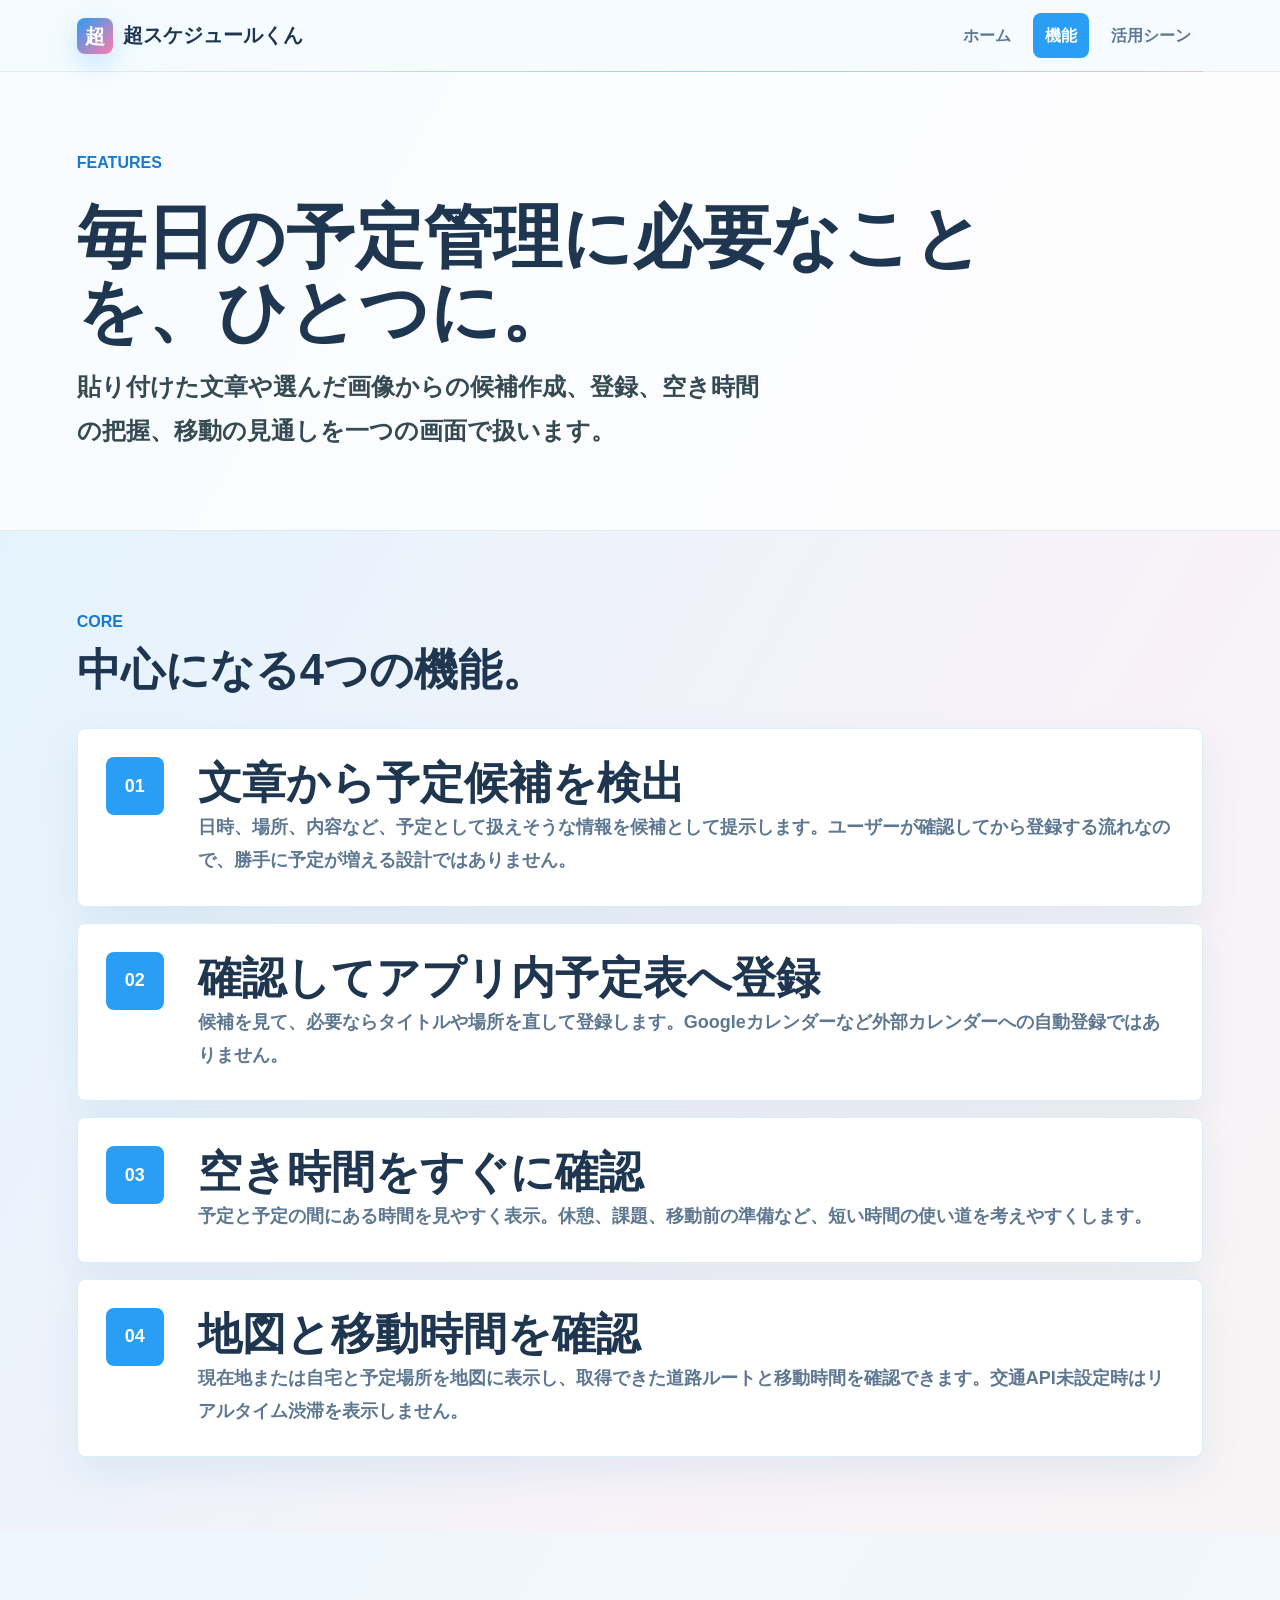
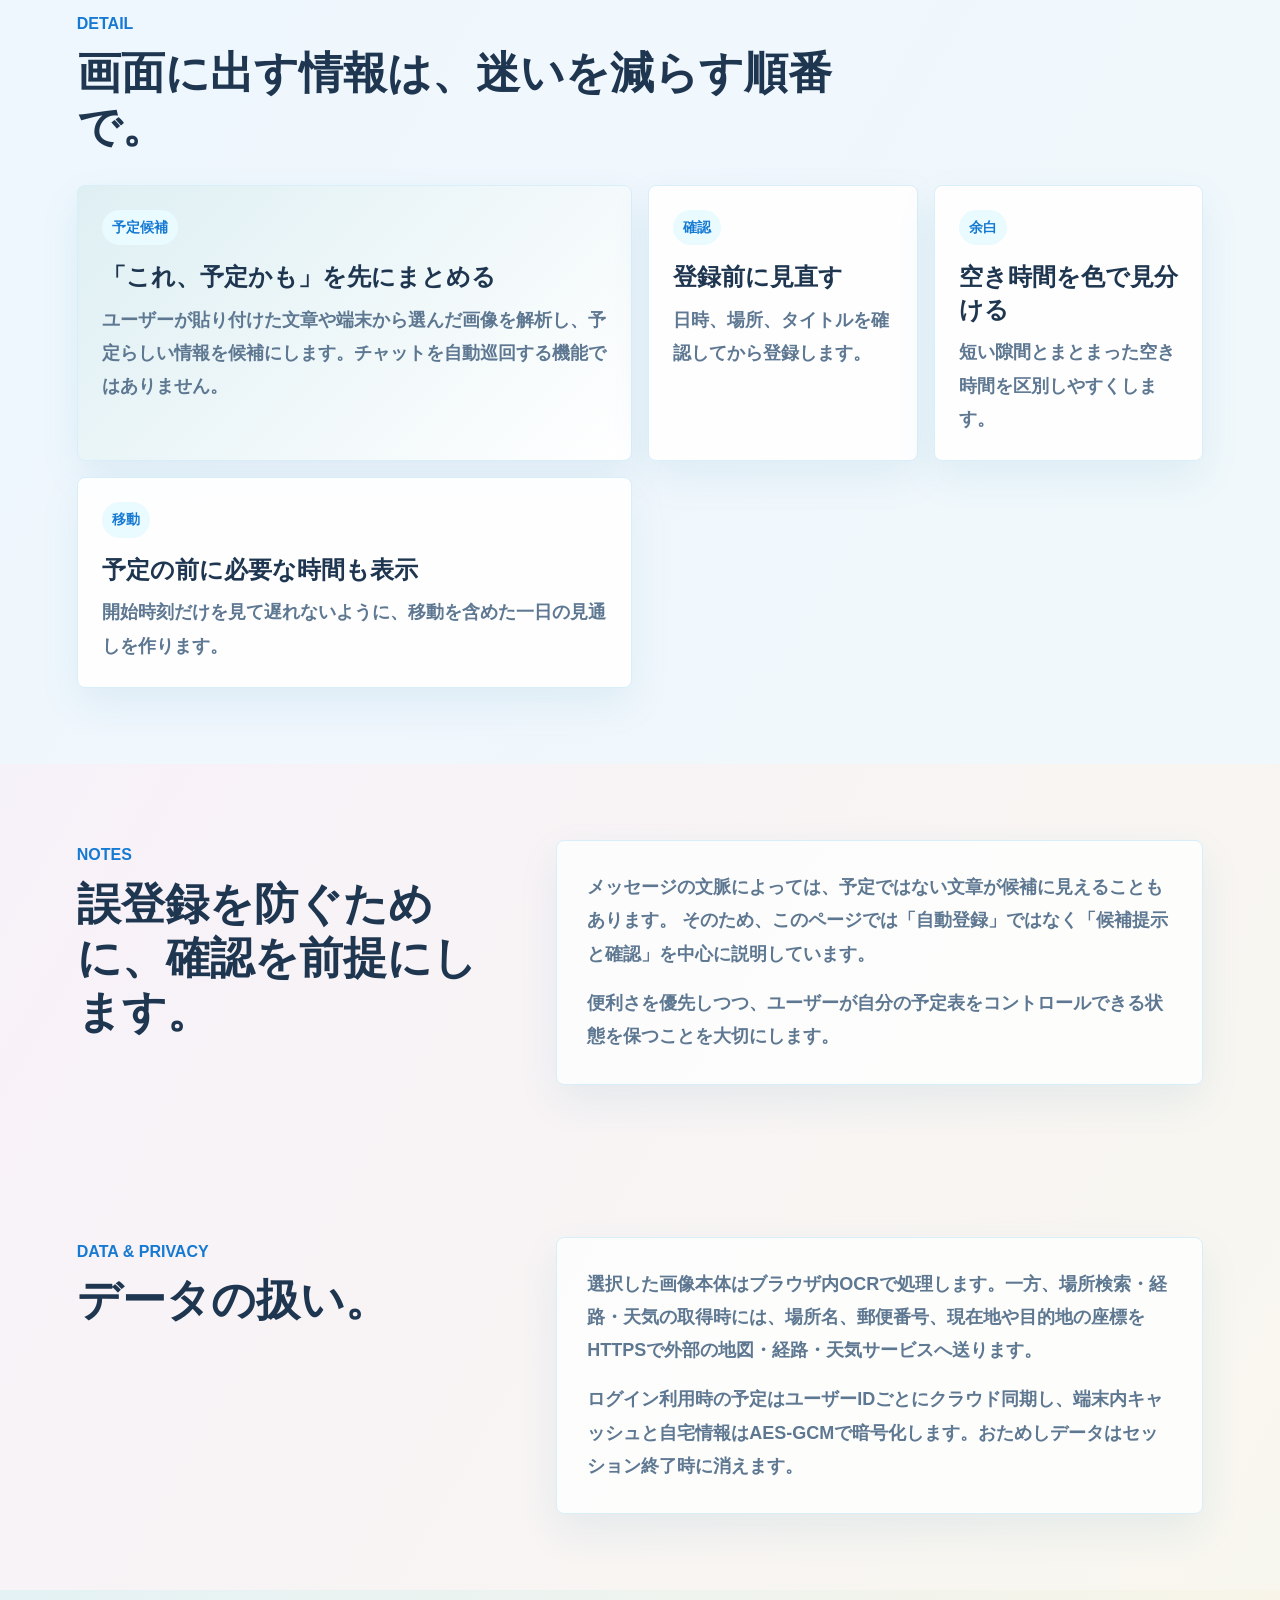
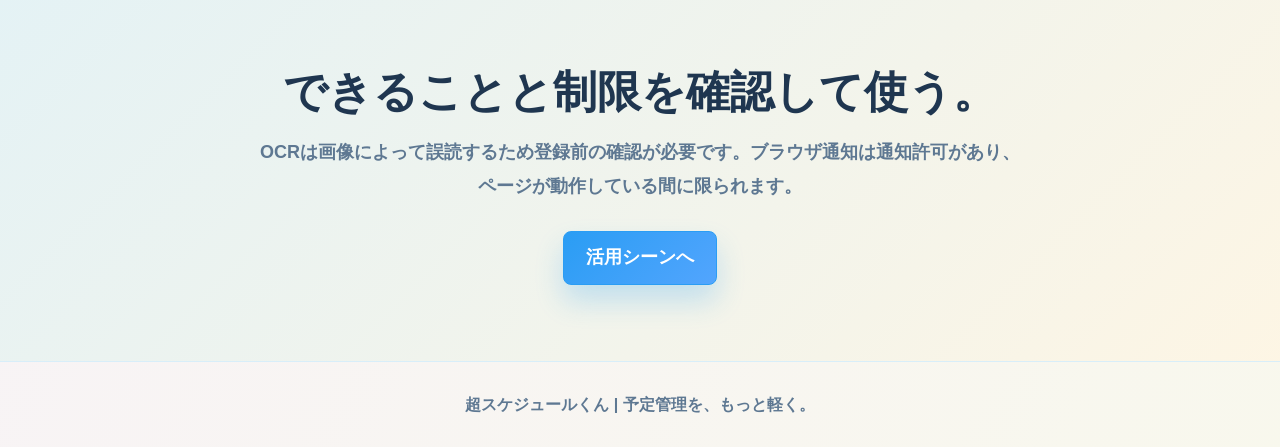
<file: features.html>
<!DOCTYPE html>
<html lang="ja">
<head>
  <meta charset="UTF-8">
  <meta name="viewport" content="width=device-width, initial-scale=1.0">
  <title>機能 | 超スケジュールくん</title>
  <link rel="stylesheet" href="style.css?v=truth-security-1">
</head>
<body>
  <header class="header">
    <a class="logo" href="super-schedule-kun.html" aria-label="超スケジュールくん ホーム">
      <span class="logo-mark">超</span>
      <span>超スケジュールくん</span>
    </a>
    <nav class="nav" aria-label="ページナビゲーション">
      <a href="super-schedule-kun.html">ホーム</a>
      <a class="active" href="features.html">機能</a>
      <a href="use-cases.html">活用シーン</a>
    </nav>
  </header>

  <main>
    <section class="page-title">
      <p class="eyebrow">FEATURES</p>
      <h1>毎日の予定管理に必要なことを、ひとつに。</h1>
      <p class="lead">貼り付けた文章や選んだ画像からの候補作成、登録、空き時間の把握、移動の見通しを一つの画面で扱います。</p>
    </section>

    <section class="section">
      <div class="section-head">
        <p class="eyebrow">CORE</p>
        <h2>中心になる4つの機能。</h2>
      </div>
      <div class="feature-list">
        <article class="feature-row">
          <span class="feature-icon">01</span>
          <div>
            <h2>文章から予定候補を検出</h2>
            <p>日時、場所、内容など、予定として扱えそうな情報を候補として提示します。ユーザーが確認してから登録する流れなので、勝手に予定が増える設計ではありません。</p>
          </div>
        </article>
        <article class="feature-row">
          <span class="feature-icon">02</span>
          <div>
            <h2>確認してアプリ内予定表へ登録</h2>
            <p>候補を見て、必要ならタイトルや場所を直して登録します。Googleカレンダーなど外部カレンダーへの自動登録ではありません。</p>
          </div>
        </article>
        <article class="feature-row">
          <span class="feature-icon">03</span>
          <div>
            <h2>空き時間をすぐに確認</h2>
            <p>予定と予定の間にある時間を見やすく表示。休憩、課題、移動前の準備など、短い時間の使い道を考えやすくします。</p>
          </div>
        </article>
        <article class="feature-row">
          <span class="feature-icon">04</span>
          <div>
            <h2>地図と移動時間を確認</h2>
            <p>現在地または自宅と予定場所を地図に表示し、取得できた道路ルートと移動時間を確認できます。交通API未設定時はリアルタイム渋滞を表示しません。</p>
          </div>
        </article>
      </div>
    </section>

    <section class="section feature-board">
      <div class="section-head">
        <p class="eyebrow">DETAIL</p>
        <h2>画面に出す情報は、迷いを減らす順番で。</h2>
      </div>
      <div class="board">
        <div class="board-panel large">
          <span class="board-label">予定候補</span>
          <h3>「これ、予定かも」を先にまとめる</h3>
          <p>ユーザーが貼り付けた文章や端末から選んだ画像を解析し、予定らしい情報を候補にします。チャットを自動巡回する機能ではありません。</p>
        </div>
        <div class="board-panel">
          <span class="board-label">確認</span>
          <h3>登録前に見直す</h3>
          <p>日時、場所、タイトルを確認してから登録します。</p>
        </div>
        <div class="board-panel">
          <span class="board-label">余白</span>
          <h3>空き時間を色で見分ける</h3>
          <p>短い隙間とまとまった空き時間を区別しやすくします。</p>
        </div>
        <div class="board-panel wide">
          <span class="board-label">移動</span>
          <h3>予定の前に必要な時間も表示</h3>
          <p>開始時刻だけを見て遅れないように、移動を含めた一日の見通しを作ります。</p>
        </div>
      </div>
    </section>

    <section class="section split">
      <div>
        <p class="eyebrow">NOTES</p>
        <h2>誤登録を防ぐために、確認を前提にします。</h2>
      </div>
      <div class="statement">
        <p>
          メッセージの文脈によっては、予定ではない文章が候補に見えることもあります。
          そのため、このページでは「自動登録」ではなく「候補提示と確認」を中心に説明しています。
        </p>
        <p>
          便利さを優先しつつ、ユーザーが自分の予定表をコントロールできる状態を保つことを大切にします。
        </p>
      </div>
    </section>

    <section class="section split" aria-labelledby="data-policy-title">
      <div>
        <p class="eyebrow">DATA &amp; PRIVACY</p>
        <h2 id="data-policy-title">データの扱い。</h2>
      </div>
      <div class="statement">
        <p>選択した画像本体はブラウザ内OCRで処理します。一方、場所検索・経路・天気の取得時には、場所名、郵便番号、現在地や目的地の座標をHTTPSで外部の地図・経路・天気サービスへ送ります。</p>
        <p>ログイン利用時の予定はユーザーIDごとにクラウド同期し、端末内キャッシュと自宅情報はAES-GCMで暗号化します。おためしデータはセッション終了時に消えます。</p>
      </div>
    </section>

    <section class="section cta">
      <h2>できることと制限を確認して使う。</h2>
      <p>OCRは画像によって誤読するため登録前の確認が必要です。ブラウザ通知は通知許可があり、ページが動作している間に限られます。</p>
      <a class="button primary" href="use-cases.html">活用シーンへ</a>
    </section>
  </main>

  <footer>
    超スケジュールくん | 予定管理を、もっと軽く。
  </footer>
</body>
</html>
</file>
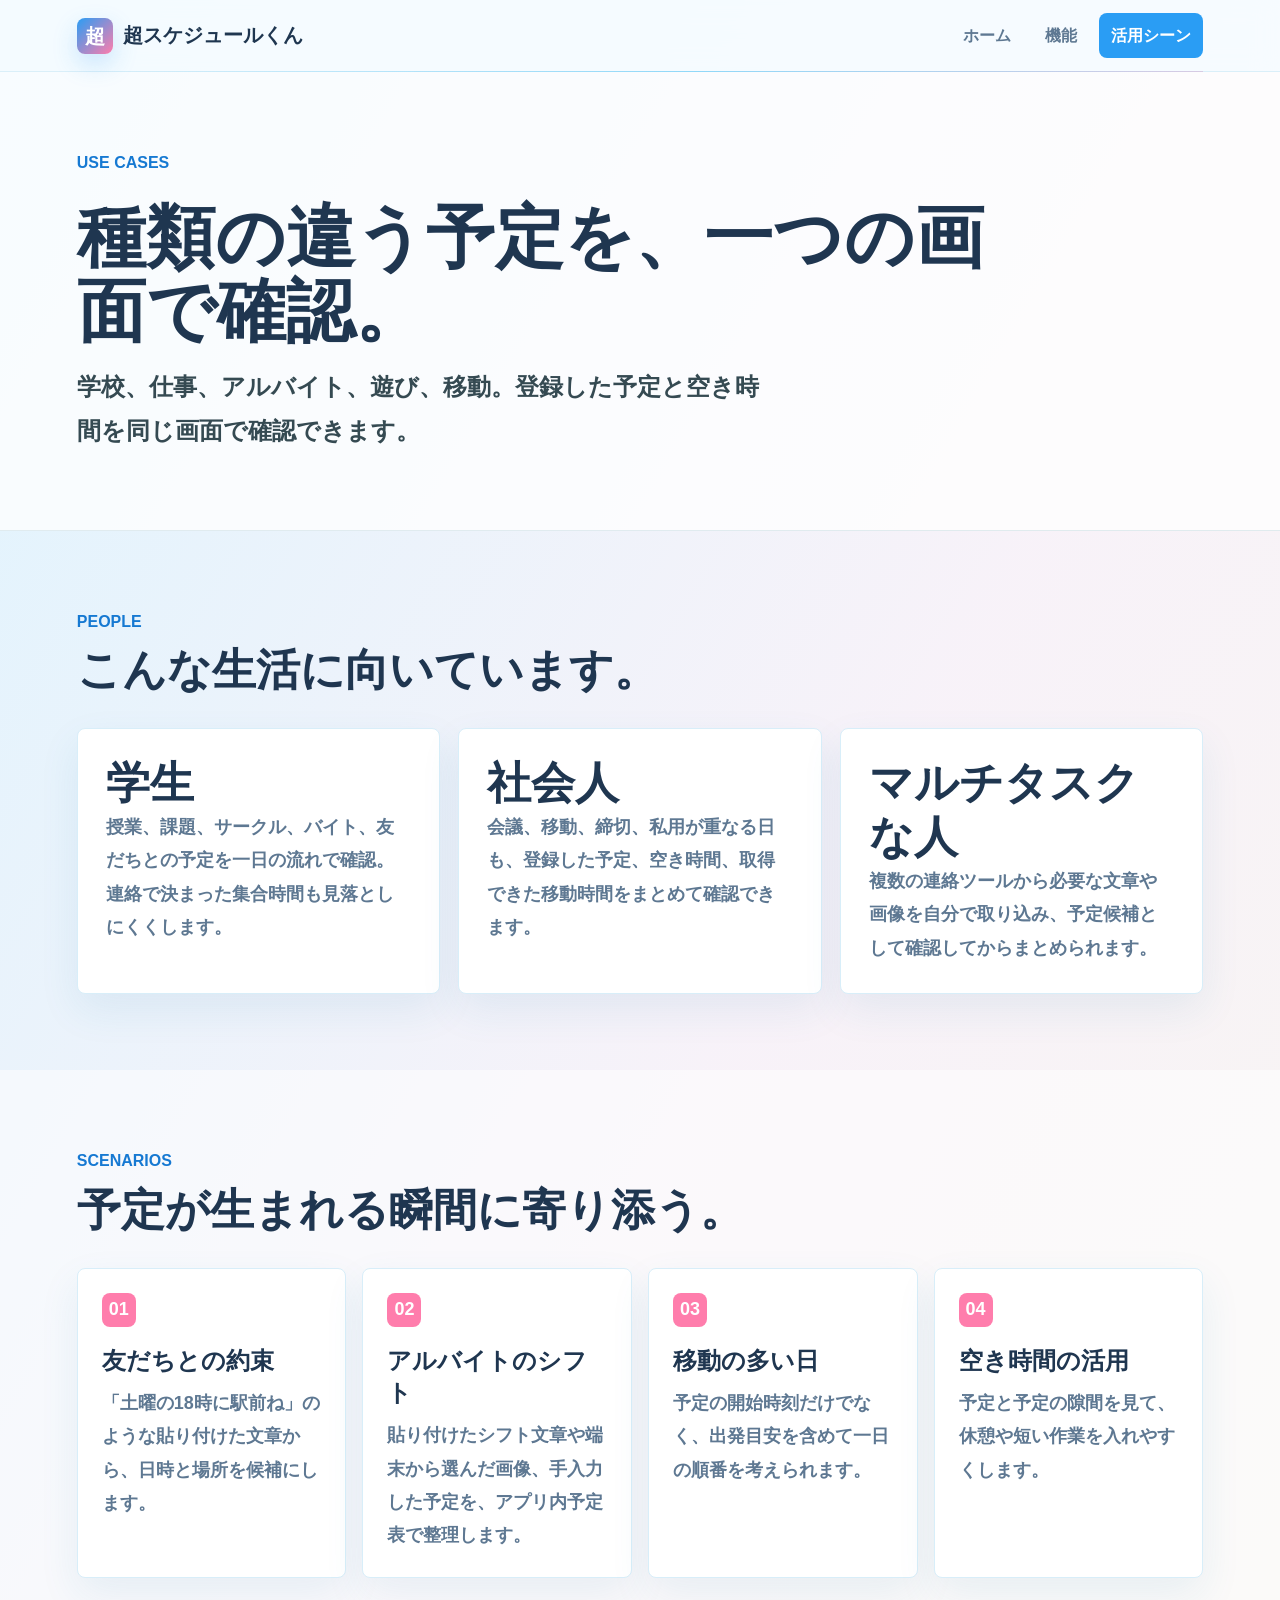
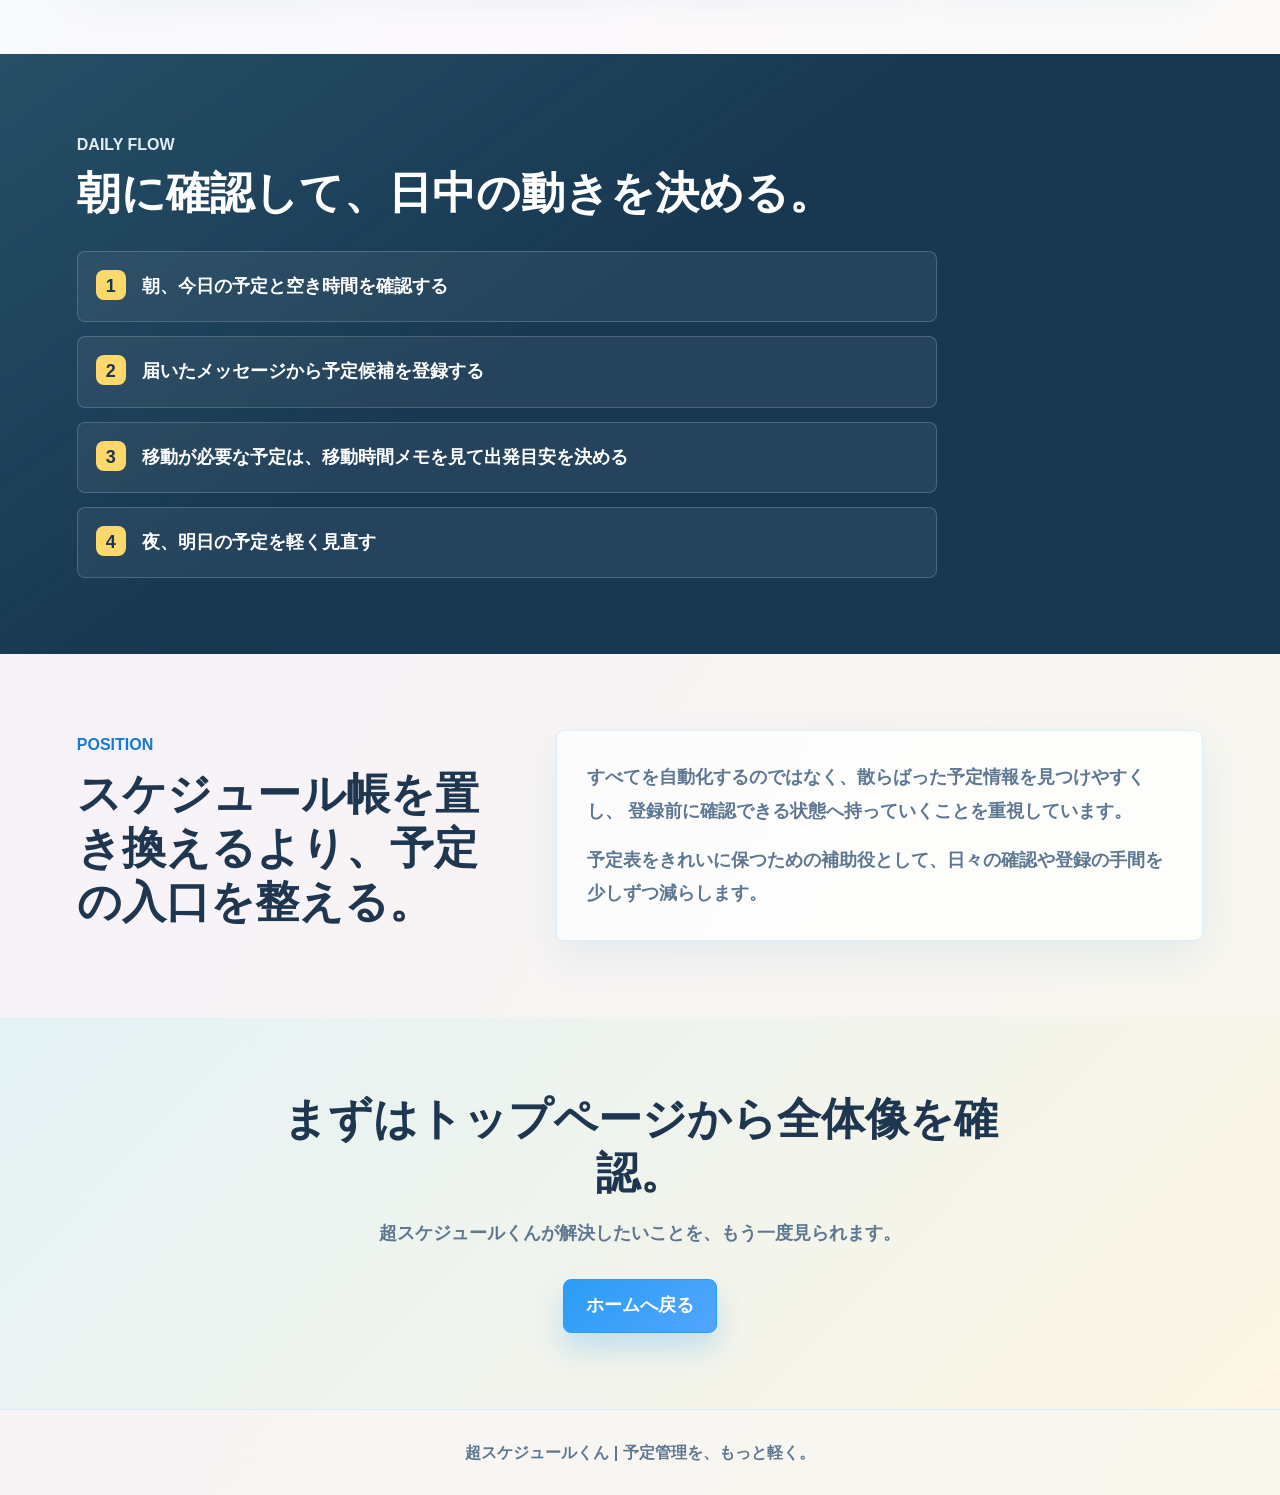
<file: use-cases.html>
<!DOCTYPE html>
<html lang="ja">
<head>
  <meta charset="UTF-8">
  <meta name="viewport" content="width=device-width, initial-scale=1.0">
  <title>活用シーン | 超スケジュールくん</title>
  <link rel="stylesheet" href="style.css?v=truth-security-1">
</head>
<body>
  <header class="header">
    <a class="logo" href="super-schedule-kun.html" aria-label="超スケジュールくん ホーム">
      <span class="logo-mark">超</span>
      <span>超スケジュールくん</span>
    </a>
    <nav class="nav" aria-label="ページナビゲーション">
      <a href="super-schedule-kun.html">ホーム</a>
      <a href="features.html">機能</a>
      <a class="active" href="use-cases.html">活用シーン</a>
    </nav>
  </header>

  <main>
    <section class="page-title">
      <p class="eyebrow">USE CASES</p>
      <h1>種類の違う予定を、一つの画面で確認。</h1>
      <p class="lead">学校、仕事、アルバイト、遊び、移動。登録した予定と空き時間を同じ画面で確認できます。</p>
    </section>

    <section class="section">
      <div class="section-head">
        <p class="eyebrow">PEOPLE</p>
        <h2>こんな生活に向いています。</h2>
      </div>
      <div class="grid three">
        <article class="card tall">
          <h2>学生</h2>
          <p>授業、課題、サークル、バイト、友だちとの予定を一日の流れで確認。連絡で決まった集合時間も見落としにくくします。</p>
        </article>
        <article class="card tall">
          <h2>社会人</h2>
          <p>会議、移動、締切、私用が重なる日も、登録した予定、空き時間、取得できた移動時間をまとめて確認できます。</p>
        </article>
        <article class="card tall">
          <h2>マルチタスクな人</h2>
          <p>複数の連絡ツールから必要な文章や画像を自分で取り込み、予定候補として確認してからまとめられます。</p>
        </article>
      </div>
    </section>

    <section class="section scenario-wrap">
      <div class="section-head">
        <p class="eyebrow">SCENARIOS</p>
        <h2>予定が生まれる瞬間に寄り添う。</h2>
      </div>
      <div class="scenarios">
        <article class="scenario">
          <span>01</span>
          <h3>友だちとの約束</h3>
          <p>「土曜の18時に駅前ね」のような貼り付けた文章から、日時と場所を候補にします。</p>
        </article>
        <article class="scenario">
          <span>02</span>
          <h3>アルバイトのシフト</h3>
          <p>貼り付けたシフト文章や端末から選んだ画像、手入力した予定を、アプリ内予定表で整理します。</p>
        </article>
        <article class="scenario">
          <span>03</span>
          <h3>移動の多い日</h3>
          <p>予定の開始時刻だけでなく、出発目安を含めて一日の順番を考えられます。</p>
        </article>
        <article class="scenario">
          <span>04</span>
          <h3>空き時間の活用</h3>
          <p>予定と予定の隙間を見て、休憩や短い作業を入れやすくします。</p>
        </article>
      </div>
    </section>

    <section class="section band">
      <div class="section-head">
        <p class="eyebrow">DAILY FLOW</p>
        <h2>朝に確認して、日中の動きを決める。</h2>
      </div>
      <ol class="flow">
        <li>朝、今日の予定と空き時間を確認する</li>
        <li>届いたメッセージから予定候補を登録する</li>
        <li>移動が必要な予定は、移動時間メモを見て出発目安を決める</li>
        <li>夜、明日の予定を軽く見直す</li>
      </ol>
    </section>

    <section class="section split">
      <div>
        <p class="eyebrow">POSITION</p>
        <h2>スケジュール帳を置き換えるより、予定の入口を整える。</h2>
      </div>
      <div class="statement">
        <p>
          すべてを自動化するのではなく、散らばった予定情報を見つけやすくし、
          登録前に確認できる状態へ持っていくことを重視しています。
        </p>
        <p>
          予定表をきれいに保つための補助役として、日々の確認や登録の手間を少しずつ減らします。
        </p>
      </div>
    </section>

    <section class="section cta">
      <h2>まずはトップページから全体像を確認。</h2>
      <p>超スケジュールくんが解決したいことを、もう一度見られます。</p>
      <a class="button primary" href="super-schedule-kun.html">ホームへ戻る</a>
    </section>
  </main>

  <footer>
    超スケジュールくん | 予定管理を、もっと軽く。
  </footer>
</body>
</html>
</file>
<file: style.css>
:root {
  --ink: #1f3650;
  --muted: #5e7892;
  --paper: #f7fcff;
  --panel: #ffffff;
  --line: #d8eef9;
  --aqua: #39bdf8;
  --teal: #2a9df4;
  --mint: #e9fbff;
  --sky: #edfaff;
  --sun: #ffd86b;
  --warm: #ff7dac;
  --warm-soft: #fff3f8;
  --deep: #183852;
  --shadow: 0 22px 56px rgba(36, 119, 168, 0.14);
  --soft-shadow: 0 16px 40px rgba(36, 119, 168, 0.09);
}

* {
  box-sizing: border-box;
}

body {
  position: relative;
  margin: 0;
  color: var(--ink);
  background:
    linear-gradient(120deg, rgba(57, 189, 248, 0.13), rgba(255, 125, 172, 0.08) 44%, rgba(255, 216, 107, 0.12)),
    var(--paper);
  font-family: "Yu Gothic", "Hiragino Kaku Gothic ProN", Meiryo, sans-serif;
  font-size: 18px;
  line-height: 1.85;
  overflow-x: hidden;
}

.landing-mode .planner,
.landing-mode .bulletin {
  display: none;
}

.app-mode .hero,
.app-mode .intro-strip,
.app-mode main > .section:not(.planner) {
  display: none;
}

.app-mode .planner {
  animation: pageArrive 540ms cubic-bezier(0.2, 0.8, 0.2, 1) both;
}

.login-mode {
  min-height: 100vh;
  background:
    linear-gradient(145deg, rgba(255, 243, 248, 0.8), rgba(237, 250, 255, 0.86) 45%, rgba(255, 248, 226, 0.8)),
    var(--paper);
}

[hidden] {
  display: none !important;
}

a {
  color: inherit;
  text-decoration: none;
}

.header {
  position: sticky;
  top: 0;
  z-index: 10;
  display: flex;
  align-items: center;
  justify-content: space-between;
  gap: 24px;
  min-height: 72px;
  padding: 0 6vw;
  background: rgba(247, 252, 255, 0.9);
  border-bottom: 1px solid rgba(216, 238, 249, 0.94);
  backdrop-filter: blur(14px);
}

.header::after {
  content: "";
  position: absolute;
  inset: auto 6vw -1px;
  height: 1px;
  background: linear-gradient(90deg, transparent, rgba(57, 189, 248, 0.46), rgba(255, 125, 172, 0.34), rgba(255, 216, 107, 0.34), transparent);
  background-size: 220% 100%;
  animation: ambientLineFlow 7s linear infinite;
}

.minimal-header {
  justify-content: flex-start;
  gap: 16px;
}

.header-back {
  display: inline-flex;
  align-items: center;
  justify-content: center;
  gap: 7px;
  min-height: 42px;
  padding: 0 13px;
  border: 1px solid var(--line);
  border-radius: 8px;
  color: var(--ink);
  background: rgba(255, 255, 255, 0.88);
  box-shadow: 0 8px 18px rgba(35, 53, 89, 0.08);
  font: inherit;
  font-size: 14px;
  font-weight: 900;
  cursor: pointer;
  transition: border-color 160ms ease, box-shadow 160ms ease, transform 160ms ease;
}

.header-back:hover,
.header-back:focus-visible {
  border-color: var(--teal);
  box-shadow: 0 10px 22px rgba(42, 157, 244, 0.18);
  outline: none;
  transform: translateY(-1px);
}

.logo {
  display: flex;
  align-items: center;
  gap: 10px;
  font-weight: 900;
  font-size: 20px;
  white-space: nowrap;
}

.logo-mark {
  display: grid;
  place-items: center;
  width: 36px;
  height: 36px;
  border-radius: 8px;
  color: #ffffff;
  background: linear-gradient(135deg, var(--teal), var(--warm));
  box-shadow: 0 10px 24px rgba(42, 157, 244, 0.22);
}

.nav {
  display: flex;
  gap: 10px;
  color: var(--muted);
  font-size: 16px;
  font-weight: 900;
  white-space: nowrap;
}

.nav a {
  padding: 8px 12px;
  border-radius: 8px;
}

.nav a:hover,
.nav a.active {
  color: #ffffff;
  background: var(--teal);
}

.header-cta {
  display: inline-flex;
  align-items: center;
  justify-content: center;
  min-height: 42px;
  padding: 0 16px;
  border-radius: 8px;
  color: #ffffff;
  background: var(--warm);
  font-size: 15px;
  font-weight: 1000;
  white-space: nowrap;
  box-shadow: 0 12px 24px rgba(255, 92, 138, 0.24);
}

.header-cta:hover,
.header-cta:focus-visible {
  background: var(--teal);
}

.hero {
  display: grid;
  grid-template-columns: minmax(0, 0.95fr) minmax(320px, 0.88fr);
  align-items: center;
  gap: 56px;
  min-height: calc(100vh - 72px);
  padding: 58px 6vw 86px;
  background: linear-gradient(180deg, rgba(255, 255, 255, 0.8) 0%, rgba(251, 247, 255, 0.88) 100%);
  position: relative;
  overflow: hidden;
}

.hero::before {
  content: "";
  position: absolute;
  inset: 34px 6vw auto auto;
  width: min(36vw, 460px);
  height: min(36vw, 460px);
  border: 1px solid rgba(42, 157, 244, 0.2);
  border-radius: 40px;
  transform: rotate(9deg);
  background:
    linear-gradient(135deg, rgba(255, 255, 255, 0.7), rgba(237, 250, 255, 0.62)),
    repeating-linear-gradient(90deg, transparent 0 22px, rgba(42, 157, 244, 0.07) 22px 23px);
}

.hero-copy {
  min-width: 0;
  position: relative;
  z-index: 1;
}

.tag,
.eyebrow {
  color: #1679d2;
  font-size: 16px;
  font-weight: 900;
}

.tag {
  display: inline-flex;
  padding: 6px 12px;
  border: 1px solid var(--line);
  border-radius: 999px;
  background: rgba(255, 255, 255, 0.82);
  box-shadow: 0 10px 30px rgba(38, 49, 45, 0.06);
}

h1,
h2,
h3,
p {
  overflow-wrap: anywhere;
}

h1 {
  margin: 22px 0 16px;
  max-width: 900px;
  font-size: clamp(38px, 5.4vw, 72px);
  line-height: 1.08;
  letter-spacing: 0;
}

h2 {
  margin: 0;
  font-size: clamp(28px, 3.4vw, 44px);
  line-height: 1.24;
  letter-spacing: 0;
}

h3 {
  margin: 0 0 10px;
  font-size: 24px;
  line-height: 1.35;
}

.lead {
  max-width: 700px;
  margin: 0;
  color: #354a52;
  font-size: clamp(20px, 2.1vw, 24px);
  font-weight: 700;
}

.hero-note {
  display: flex;
  flex-wrap: wrap;
  gap: 10px;
  margin-top: 24px;
}

.hero-note span {
  padding: 8px 12px;
  border: 1px solid rgba(42, 157, 244, 0.2);
  border-radius: 999px;
  color: #386b8d;
  background: rgba(255, 255, 255, 0.74);
  font-size: 15px;
  font-weight: 900;
}

.actions {
  display: flex;
  flex-wrap: wrap;
  gap: 12px;
  margin-top: 30px;
}

.button {
  display: inline-flex;
  align-items: center;
  justify-content: center;
  min-height: 54px;
  padding: 0 22px;
  border: 1px solid var(--line);
  border-radius: 8px;
  background: rgba(255, 255, 255, 0.88);
  background-size: 220% 220%;
  font-size: 18px;
  font-weight: 900;
  transition: transform 160ms ease, box-shadow 160ms ease, background-position 220ms ease, background-color 160ms ease;
}

.button:hover,
.button:focus-visible {
  background-position: 100% 50%;
}

.button.action-pop,
.icon-button.action-pop,
.timeline-delete.action-pop,
.schedule-event.action-pop,
.route-list li.action-pop {
  animation: actionPop 360ms cubic-bezier(0.2, 0.8, 0.2, 1) both;
}

.button.primary {
  color: #ffffff;
  background: linear-gradient(135deg, var(--teal), #58a6ff 52%, var(--warm));
  background-size: 220% 220%;
  border-color: var(--teal);
  box-shadow: 0 16px 28px rgba(42, 157, 244, 0.24);
  animation: ambientButtonGlow 4.8s ease-in-out infinite;
}

.phone {
  width: min(410px, 92vw);
  justify-self: center;
  border: 10px solid #26312d;
  border-radius: 32px;
  background: #f2edff;
  box-shadow: var(--shadow);
  overflow: hidden;
  position: relative;
  z-index: 1;
}

.phone-head {
  display: flex;
  justify-content: space-between;
  align-items: center;
  padding: 18px;
  background: var(--panel);
  border-bottom: 1px solid var(--line);
  font-weight: 900;
}

.status,
.register {
  color: #ffffff;
  background: var(--warm);
  border-radius: 999px;
  font-size: 14px;
  font-weight: 900;
}

.status {
  padding: 4px 9px;
}

.screen {
  display: grid;
  gap: 12px;
  padding: 16px;
}

.route-card {
  margin: 0 16px 16px;
  padding: 14px;
  border: 1px solid var(--line);
  border-radius: 8px;
  background: #ffffff;
}

.route-card div {
  display: flex;
  justify-content: space-between;
  gap: 16px;
  padding: 7px 0;
  color: var(--muted);
  font-size: 15px;
  font-weight: 900;
}

.route-card strong {
  color: var(--ink);
}

.mini-card,
.timeline {
  border: 1px solid var(--line);
  border-radius: 8px;
  background: var(--panel);
}

.mini-card {
  display: grid;
  gap: 8px;
  padding: 14px;
}

.phone-auth-card {
  grid-template-columns: 1fr auto;
  align-items: center;
}

.source {
  color: var(--muted);
  font-size: 14px;
  font-weight: 900;
}

.register {
  justify-self: start;
  padding: 4px 10px;
  background: var(--teal);
}

.phone-form-card,
.phone-map-card,
.phone-legend,
.phone-schedule-card {
  margin-top: 12px;
  padding: 12px;
  border: 1px solid var(--line);
  border-radius: 8px;
  background: rgba(255, 255, 255, 0.92);
}

.phone-form-card {
  display: grid;
  gap: 6px;
}

.phone-form-card span,
.phone-schedule-card span {
  color: var(--muted);
  font-size: 12px;
  font-weight: 900;
}

.phone-form-card strong,
.phone-schedule-card strong {
  font-size: 14px;
  line-height: 1.35;
}

.phone-fields {
  display: grid;
  grid-template-columns: repeat(3, 1fr);
  gap: 6px;
}

.phone-fields em {
  padding: 5px 6px;
  border-radius: 8px;
  background: var(--mint);
  color: var(--teal);
  font-size: 11px;
  font-style: normal;
  font-weight: 900;
  text-align: center;
}

.phone-map-card {
  position: relative;
  height: 92px;
  overflow: hidden;
  background:
    linear-gradient(90deg, rgba(42, 157, 244, 0.1) 1px, transparent 1px),
    linear-gradient(0deg, rgba(42, 157, 244, 0.1) 1px, transparent 1px),
    var(--sky);
  background-size: 28px 28px;
}

.phone-current-dot,
.phone-event-dot,
.phone-route-line {
  position: absolute;
  display: block;
}

.phone-current-dot {
  left: 28px;
  top: 38px;
  width: 25px;
  height: 25px;
  border: 2px solid #ffffff;
  border-radius: 58% 58% 52% 52%;
  background:
    radial-gradient(circle at 34% 38%, #201b3f 0 2px, transparent 2.5px),
    radial-gradient(circle at 66% 38%, #201b3f 0 2px, transparent 2.5px),
    radial-gradient(circle at 50% 18%, rgba(255, 255, 255, 0.32) 0 4px, transparent 4.5px),
    #8b6cff;
  box-shadow: 0 6px 14px rgba(91, 65, 190, 0.28);
  animation: currentCharacterWalk 920ms ease-in-out infinite;
  transform-origin: 50% 100%;
}

.phone-current-dot::before {
  content: "";
  position: absolute;
  left: 5px;
  right: 5px;
  bottom: -4px;
  height: 7px;
  border-radius: 0 0 999px 999px;
  background:
    radial-gradient(circle at 28% 48%, #7457df 0 4px, transparent 4.5px),
    radial-gradient(circle at 72% 48%, #7457df 0 4px, transparent 4.5px);
}

.phone-current-dot::after {
  content: "";
  position: absolute;
  left: 5px;
  right: 5px;
  bottom: -7px;
  height: 3px;
  border-radius: 999px;
  background: rgba(91, 65, 190, 0.18);
}

.phone-event-dot {
  right: 32px;
  top: 24px;
  width: 18px;
  height: 24px;
  border-radius: 999px 999px 999px 3px;
  background: #2f80c2;
  transform: rotate(-45deg);
}

.phone-event-dot::after {
  content: "";
  position: absolute;
  left: 6px;
  top: 7px;
  width: 6px;
  height: 6px;
  border-radius: 999px;
  background: #ffffff;
}

.phone-route-line {
  left: 52px;
  right: 52px;
  top: 52px;
  height: 4px;
  border-radius: 999px;
  background: #39bdf8;
  transform: rotate(-12deg);
}

.phone-legend {
  display: flex;
  gap: 8px;
  color: var(--muted);
  font-size: 11px;
  font-weight: 900;
}

.phone-legend span {
  display: inline-flex;
  align-items: center;
  gap: 6px;
}

.phone-legend .legend-current {
  transform: scale(0.78);
  transform-origin: center;
}

.phone-legend .legend-event {
  transform: scale(0.72) rotate(-45deg);
  transform-origin: center;
}

.phone-schedule-card {
  display: grid;
  grid-template-columns: 52px 1fr;
  gap: 10px;
  align-items: center;
  border-color: rgba(255, 92, 138, 0.36);
  background: linear-gradient(135deg, rgba(255, 125, 172, 0.16), rgba(57, 189, 248, 0.18));
}

.timeline {
  display: grid;
  gap: 10px;
  padding: 14px;
}

.event {
  display: grid;
  grid-template-columns: 64px 1fr;
  gap: 12px;
  font-size: 16px;
  font-weight: 900;
}

.time {
  color: var(--muted);
}

.event-text {
  padding: 10px;
  border-left: 5px solid var(--aqua);
  border-radius: 8px;
  background: var(--sky);
}

.event-text.free {
  border-color: var(--sun);
  background: #fff4ce;
}

.event-text.move {
  border-color: var(--warm);
  background: var(--warm-soft);
}

.section,
.page-title {
  padding: 76px 6vw;
}

.intro-strip {
  display: grid;
  grid-template-columns: repeat(3, minmax(0, 1fr));
  gap: 1px;
  margin: -42px 6vw 0;
  border: 1px solid var(--line);
  border-radius: 8px;
  background: var(--line);
  box-shadow: var(--soft-shadow);
  position: relative;
  z-index: 2;
  overflow: hidden;
}

.intro-strip div {
  display: grid;
  gap: 6px;
  min-height: 132px;
  padding: 24px;
  background: rgba(255, 255, 255, 0.94);
}

.intro-strip strong {
  font-size: 22px;
}

.intro-strip span {
  color: var(--muted);
  font-size: 16px;
  font-weight: 800;
}

.page-title {
  background: rgba(255, 255, 255, 0.78);
  border-bottom: 1px solid rgba(219, 232, 236, 0.82);
}

.page-title h1 {
  max-width: 920px;
}

.section-head {
  max-width: 820px;
  margin-bottom: 30px;
}

.planner-app-topbar {
  display: flex;
  justify-content: flex-end;
  margin: -6px 22px 14px;
}

.planner-logout-button {
  min-height: 44px;
  padding: 0 16px;
  background: #ffffff;
}

.eyebrow {
  margin: 0 0 8px;
}

.grid {
  display: grid;
  gap: 18px;
}

.grid.three {
  grid-template-columns: repeat(3, minmax(0, 1fr));
}

.card {
  min-height: 190px;
  padding: 28px;
  border: 1px solid var(--line);
  border-radius: 8px;
  background: var(--panel);
  box-shadow: var(--soft-shadow);
  transition: transform 160ms ease, box-shadow 160ms ease;
}

.card:hover,
.feature-row:hover,
.board-panel:hover,
.scenario:hover {
  transform: translateY(-2px);
  box-shadow: 0 20px 46px rgba(57, 34, 98, 0.12);
}

.card.tall {
  min-height: 260px;
}

.card p,
.feature-row p,
.step p,
.cta p {
  margin: 0;
  color: var(--muted);
  font-weight: 700;
}

.band {
  color: #ffffff;
  background:
    linear-gradient(145deg, rgba(105, 183, 199, 0.18), transparent 44%),
    var(--deep);
}

.band .eyebrow,
.band p {
  color: #e3eef2;
}

.steps {
  display: grid;
  grid-template-columns: repeat(4, minmax(0, 1fr));
  gap: 16px;
}

.step {
  min-height: 172px;
  padding: 24px;
  border: 1px solid rgba(255, 255, 255, 0.18);
  border-radius: 8px;
  background: rgba(255, 255, 255, 0.06);
}

.num {
  display: inline-grid;
  place-items: center;
  width: 32px;
  height: 32px;
  margin-bottom: 16px;
  border-radius: 8px;
  color: #2f3d37;
  background: var(--sun);
  font-weight: 900;
}

.feature-list {
  display: grid;
  gap: 16px;
}

.feature-row {
  display: grid;
  grid-template-columns: 70px 1fr;
  gap: 22px;
  align-items: start;
  padding: 28px;
  border: 1px solid var(--line);
  border-radius: 8px;
  background: var(--panel);
  box-shadow: var(--soft-shadow);
  transition: transform 160ms ease, box-shadow 160ms ease;
}

.feature-icon {
  display: grid;
  place-items: center;
  width: 58px;
  height: 58px;
  border-radius: 8px;
  color: #ffffff;
  background: var(--teal);
  font-weight: 900;
}

.flow {
  display: grid;
  gap: 14px;
  max-width: 860px;
  margin: 0;
  padding: 0;
  list-style: none;
  counter-reset: flow;
}

.split {
  display: grid;
  grid-template-columns: minmax(260px, 0.8fr) minmax(0, 1.2fr);
  gap: 48px;
  align-items: start;
}

.statement {
  display: grid;
  gap: 16px;
  padding: 30px;
  border: 1px solid var(--line);
  border-radius: 8px;
  background: rgba(255, 255, 255, 0.78);
  box-shadow: var(--soft-shadow);
}

.statement p {
  margin: 0;
  color: var(--muted);
  font-weight: 800;
}

.feature-board {
  background: rgba(237, 250, 255, 0.72);
}

.board {
  display: grid;
  grid-template-columns: repeat(4, minmax(0, 1fr));
  gap: 16px;
}

.board-panel {
  min-height: 210px;
  padding: 24px;
  border: 1px solid var(--line);
  border-radius: 8px;
  background: rgba(255, 255, 255, 0.92);
  box-shadow: var(--soft-shadow);
  transition: transform 160ms ease, box-shadow 160ms ease;
}

.board-panel.large {
  grid-column: span 2;
  background:
    linear-gradient(135deg, rgba(105, 183, 199, 0.22), rgba(255, 255, 255, 0.92)),
    #ffffff;
}

.board-panel.wide {
  grid-column: span 2;
}

.board-label {
  display: inline-flex;
  margin-bottom: 16px;
  padding: 5px 10px;
  border-radius: 999px;
  color: #1679d2;
  background: var(--mint);
  font-size: 14px;
  font-weight: 900;
}

.board-panel p {
  margin: 0;
  color: var(--muted);
  font-weight: 800;
}

.scenario-wrap {
  background: rgba(255, 255, 255, 0.54);
}

.scenarios {
  display: grid;
  grid-template-columns: repeat(4, minmax(0, 1fr));
  gap: 16px;
}

.scenario {
  min-height: 230px;
  padding: 24px;
  border: 1px solid var(--line);
  border-radius: 8px;
  background: var(--panel);
  box-shadow: var(--soft-shadow);
  transition: transform 160ms ease, box-shadow 160ms ease;
}

.scenario span {
  display: inline-grid;
  place-items: center;
  width: 34px;
  height: 34px;
  margin-bottom: 18px;
  border-radius: 8px;
  color: #ffffff;
  background: var(--warm);
  font-weight: 900;
}

.scenario p {
  margin: 0;
  color: var(--muted);
  font-weight: 800;
}

.flow li {
  counter-increment: flow;
  position: relative;
  padding: 18px 20px 18px 64px;
  border: 1px solid rgba(255, 255, 255, 0.18);
  border-radius: 8px;
  background: rgba(255, 255, 255, 0.06);
  font-weight: 900;
}

.flow li::before {
  content: counter(flow);
  position: absolute;
  left: 18px;
  top: 18px;
  display: grid;
  place-items: center;
  width: 30px;
  height: 30px;
  border-radius: 8px;
  color: var(--deep);
  background: var(--sun);
}

.cta {
  text-align: center;
  background:
    linear-gradient(135deg, rgba(105, 183, 199, 0.18), rgba(245, 207, 122, 0.2)),
    #ffffff;
}

.cta h2,
.cta p {
  max-width: 760px;
  margin-left: auto;
  margin-right: auto;
}

.cta p {
  margin-top: 16px;
  margin-bottom: 28px;
}

.planner {
  position: relative;
  isolation: isolate;
  overflow: hidden;
  background:
    linear-gradient(145deg, rgba(255, 255, 255, 0.72), rgba(237, 250, 255, 0.58)),
    rgba(255, 255, 255, 0.62);
}

.planner > * {
  position: relative;
  z-index: 1;
}

.planner-layout {
  display: grid;
  grid-template-columns: minmax(0, 1fr) minmax(0, 1fr);
  gap: 18px;
}

.planner-panel,
.planner-board {
  border: 1px solid var(--line);
  border-radius: 8px;
  background: rgba(255, 255, 255, 0.94);
  box-shadow: var(--soft-shadow);
  backdrop-filter: blur(18px) saturate(1.1);
}

.planner-panel {
  padding: 22px;
}

.planner-panel,
.planner-board,
.auth-panel,
.card,
.board-panel,
.timeline,
.mini-card {
  position: relative;
  overflow: hidden;
}

.planner-panel::after,
.planner-board::after,
.auth-panel::after,
.card::after,
.board-panel::after,
.timeline::after,
.mini-card::after {
  content: "";
  position: absolute;
  inset: 0;
  pointer-events: none;
  background: linear-gradient(120deg, transparent 0 42%, rgba(255, 255, 255, 0.58) 48%, transparent 56% 100%);
  transform: translateX(-130%);
  opacity: 0;
}

.planner-panel:hover::after,
.planner-board:hover::after,
.auth-panel:hover::after,
.card:hover::after,
.board-panel:hover::after,
.timeline:hover::after,
.mini-card:hover::after {
  animation: ambientCardSweep 900ms ease both;
}

.planner-gate {
  margin-bottom: 18px;
}

.planner-gate.gate-shake {
  animation: gateShake 420ms ease both;
}

.planner-gate.gate-unlock {
  animation: gateUnlock 500ms cubic-bezier(0.2, 0.8, 0.2, 1) both;
}

#planner-app.app-reveal {
  animation: pageArrive 520ms cubic-bezier(0.2, 0.8, 0.2, 1) both;
}

.planner-panel-head,
.planner-toolbar,
.planner-summary {
  display: flex;
  align-items: center;
  justify-content: space-between;
  gap: 14px;
}

.planner-panel-head {
  margin-bottom: 16px;
}

.planner-panel-head h3,
.free-time-board h3 {
  margin: 0;
}

.planner-panel-actions {
  display: flex;
  gap: 8px;
  align-items: center;
  justify-content: flex-end;
  min-width: 0;
}

.panel-collapse-button {
  min-width: 58px;
  min-height: 34px;
  padding: 0 10px;
  border: 1px solid var(--line);
  border-radius: 7px;
  background: #ffffff;
  color: var(--ink);
  font: inherit;
  font-size: 13px;
  font-weight: 900;
  cursor: pointer;
}

.panel-collapse-button:hover,
.panel-collapse-button:focus-visible {
  border-color: var(--teal);
  box-shadow: 0 0 0 3px rgba(42, 157, 244, 0.12);
  outline: none;
}

.collapsible-panel.is-collapsed > :not(.planner-panel-head) {
  display: none !important;
}

.collapsible-panel.is-collapsed > .planner-panel-head {
  margin-bottom: 0;
}

.planner-hint,
.planner-note {
  color: var(--muted);
  font-size: 14px;
  font-weight: 900;
}

.planner-note {
  margin: 14px 0 0;
}

.planner-form,
.detect-form {
  display: grid;
  gap: 14px;
}

.planner-form label,
.detect-form label,
.planner-toolbar label,
.planner-code-row label {
  display: grid;
  gap: 8px;
  color: var(--ink);
  font-size: 15px;
  font-weight: 900;
}

.planner-form input,
.detect-form textarea,
.detect-form input[type="file"],
.planner-toolbar input,
.planner-code-row input {
  width: 100%;
  border: 1px solid var(--line);
  border-radius: 8px;
  color: var(--ink);
  background: #ffffff;
  font: inherit;
  font-size: 17px;
  font-weight: 700;
  outline: none;
}

.planner-form input,
.detect-form input[type="file"],
.planner-toolbar input,
.planner-code-row input {
  min-height: 50px;
  padding: 0 12px;
}

.detect-form input[type="file"] {
  padding: 12px;
}

.image-picker {
  align-items: start;
}

.image-picker-button {
  display: inline-flex;
  align-items: center;
  justify-content: center;
  width: fit-content;
  min-width: 132px;
  min-height: 46px;
  padding: 0 18px;
  border: 1px solid var(--teal);
  border-radius: 8px;
  color: #ffffff;
  background: linear-gradient(135deg, var(--teal), #58a6ff 58%, var(--warm));
  background-size: 180% 180%;
  box-shadow: 0 12px 24px rgba(42, 157, 244, 0.2);
  font-size: 15px;
  font-weight: 950;
  cursor: pointer;
  transition: box-shadow 160ms ease, transform 160ms ease;
}

.image-picker:hover .image-picker-button,
.image-picker:focus-within .image-picker-button {
  box-shadow: 0 14px 28px rgba(42, 157, 244, 0.28);
  transform: translateY(-1px);
}

.visually-hidden-file {
  position: absolute !important;
  width: 1px !important;
  height: 1px !important;
  min-height: 1px !important;
  max-height: 1px !important;
  padding: 0 !important;
  margin: -1px !important;
  overflow: hidden !important;
  clip: rect(0, 0, 0, 0) !important;
  white-space: nowrap !important;
  border: 0 !important;
}

.detect-form textarea {
  padding: 12px;
  resize: vertical;
}

.planner-form input:focus,
.detect-form textarea:focus,
.detect-form input[type="file"]:focus,
.planner-toolbar input:focus,
.planner-code-row input:focus {
  border-color: var(--teal);
  box-shadow: 0 0 0 4px rgba(42, 157, 244, 0.16);
}

.planner-form-grid {
  display: grid;
  grid-template-columns: repeat(3, minmax(0, 1fr));
  gap: 12px;
}

.planner-form-grid.two {
  grid-template-columns: minmax(0, 1fr) 130px;
}

.planner-code-row {
  display: grid;
  grid-template-columns: minmax(220px, 1fr) auto;
  gap: 12px;
  align-items: end;
}

.planner-connection-settings {
  margin-top: 12px;
  padding: 12px;
  border: 1px solid var(--line);
  border-radius: 8px;
  background: rgba(255, 255, 255, 0.72);
}

.planner-connection-settings summary {
  cursor: pointer;
  color: var(--muted);
  font-weight: 900;
}

.planner-connection-settings label {
  display: grid;
  gap: 8px;
  margin-top: 12px;
  color: var(--ink);
  font-size: 14px;
  font-weight: 900;
}

.planner-connection-settings input {
  min-height: 46px;
  width: 100%;
  border: 1px solid var(--line);
  border-radius: 8px;
  padding: 0 12px;
  color: var(--ink);
  background: #ffffff;
  font: inherit;
  font-size: 15px;
  font-weight: 700;
}

.planner-connection-settings .button {
  margin-top: 12px;
}

.icon-button {
  min-height: 38px;
  padding: 0 12px;
  border: 1px solid var(--line);
  border-radius: 8px;
  color: var(--muted);
  background: #ffffff;
  font-weight: 900;
}

.candidate-box {
  display: grid;
  gap: 8px;
  margin-top: 14px;
  padding: 16px;
  border: 1px solid rgba(42, 157, 244, 0.22);
  border-radius: 8px;
  background: var(--mint);
}

.candidate-box strong {
  font-size: 20px;
}

.candidate-box span {
  color: var(--muted);
  font-size: 15px;
  font-weight: 900;
}

.place-intel {
  display: grid;
  gap: 8px;
  padding: 12px;
  border: 1px solid rgba(42, 157, 244, 0.18);
  border-radius: 8px;
  color: var(--ink);
  background: #ffffff;
  font-size: 14px;
  font-weight: 800;
}

.place-intel strong {
  font-size: 16px;
}

.place-intel a {
  color: var(--teal);
  font-weight: 900;
}

.ocr-preview {
  display: grid;
  grid-template-columns: 96px 1fr;
  gap: 14px;
  align-items: center;
  padding: 14px;
  border: 1px solid rgba(42, 157, 244, 0.18);
  border-radius: 8px;
  background: #ffffff;
}

.ocr-preview img {
  width: 96px;
  height: 96px;
  border-radius: 8px;
  object-fit: cover;
  background: var(--sky);
}

.ocr-preview strong {
  display: block;
  margin-bottom: 8px;
  color: var(--ink);
  font-size: 15px;
}

.ocr-preview progress {
  width: 100%;
  height: 12px;
  accent-color: var(--teal);
}

.ocr-help {
  border: 1px solid var(--line);
  border-radius: 8px;
  background: rgba(255, 255, 255, 0.82);
  overflow: hidden;
}

.ocr-help-toggle {
  display: flex;
  align-items: center;
  justify-content: space-between;
  gap: 12px;
  min-height: 44px;
  padding: 0 13px;
  color: var(--ink);
  font-size: 14px;
  font-weight: 900;
  cursor: pointer;
  width: 100%;
  border: 0;
  background: transparent;
  font-family: inherit;
  text-align: left;
}

.ocr-help-toggle::after {
  content: "+";
  display: grid;
  place-items: center;
  width: 24px;
  height: 24px;
  border-radius: 50%;
  color: #ffffff;
  background: var(--teal);
  font-size: 18px;
  line-height: 1;
}

.ocr-help-toggle[aria-expanded="true"]::after {
  content: "−";
}

.ocr-help-content {
  padding: 14px;
  border-top: 1px solid var(--line);
  color: var(--muted);
  font-size: 14px;
  font-weight: 700;
}

.ocr-help-content p {
  margin: 0 0 12px;
}

.ocr-help-content p + p {
  margin-top: -4px;
}

.ocr-help-content pre {
  margin: 0;
  padding: 12px;
  overflow-x: auto;
  border: 1px solid rgba(42, 157, 244, 0.18);
  border-radius: 8px;
  color: var(--ink);
  background: var(--sky);
  font: 800 13px/1.65 "Yu Gothic", "Hiragino Kaku Gothic ProN", Meiryo, sans-serif;
  white-space: pre-wrap;
}

.ocr-help-content ul {
  display: grid;
  gap: 6px;
  margin: 12px 0 0;
  padding-left: 20px;
}

.planner-board {
  margin-top: 18px;
  overflow: hidden;
}

.planner-toolbar {
  padding: 18px 22px;
  border-bottom: 1px solid var(--line);
}

.planner-summary {
  color: var(--muted);
  font-weight: 900;
}

.route-status {
  padding: 14px 22px 0;
  color: var(--muted);
  font-weight: 900;
}

.route-status.completed-pulse {
  animation: completionPulse 1.2s ease both;
}

.planner-map {
  height: 340px;
  margin: 18px 22px 0;
  border: 2px solid transparent;
  border-radius: 8px;
  overflow: hidden;
  background:
    linear-gradient(var(--sky), var(--sky)) padding-box,
    linear-gradient(135deg, var(--aqua), var(--warm), var(--sun), #72e6c7, var(--aqua)) border-box;
  background-size: auto, 260% 260%;
  box-shadow: 0 16px 38px rgba(42, 157, 244, 0.16), 0 0 22px rgba(255, 125, 172, 0.12);
  animation: mapBorderGlow 7s linear infinite;
}

.home-status {
  max-width: 220px;
  overflow: hidden;
  color: var(--muted);
  font-size: 13px;
  font-weight: 900;
  text-overflow: ellipsis;
  white-space: nowrap;
}

.home-settings {
  margin: 14px 22px 0;
  padding: 14px;
  border: 1px solid var(--line);
  border-radius: 8px;
  background: rgba(255, 255, 255, 0.9);
}

.home-settings-row {
  display: grid;
  grid-template-columns: minmax(220px, 1fr) repeat(5, auto);
  gap: 10px;
  align-items: end;
}

.planner-map.home-pick-mode {
  cursor: crosshair;
  outline: 4px solid rgba(42, 157, 244, 0.22);
  outline-offset: 3px;
}

.home-settings-row label {
  display: grid;
  gap: 6px;
  color: var(--ink);
  font-size: 14px;
  font-weight: 900;
}

.home-settings-row input {
  width: 100%;
  min-height: 46px;
  padding: 0 12px;
  border: 1px solid var(--line);
  border-radius: 8px;
  background: #ffffff;
  font: inherit;
  font-size: 15px;
  outline: none;
}

.home-settings-row input:focus {
  border-color: var(--teal);
  box-shadow: 0 0 0 4px rgba(42, 157, 244, 0.14);
}

.home-settings-message {
  margin: 10px 0 0;
  color: var(--muted);
  font-size: 13px;
  font-weight: 800;
}

.home-settings-message[data-tone="success"] {
  color: #14715e;
}

.home-settings-message[data-tone="error"] {
  color: #a13d4f;
}

.home-candidates {
  display: grid;
  gap: 8px;
  margin-top: 10px;
}

.home-candidates:empty {
  display: none;
}

.home-candidate {
  display: grid;
  gap: 3px;
  width: 100%;
  padding: 11px 12px;
  border: 1px solid var(--line);
  border-radius: 8px;
  color: var(--ink);
  background: #ffffff;
  font: inherit;
  text-align: left;
  cursor: pointer;
}

.home-candidate:hover,
.home-candidate:focus-visible {
  border-color: var(--teal);
  box-shadow: 0 8px 18px rgba(42, 157, 244, 0.14);
  outline: none;
}

.home-candidate strong {
  font-size: 14px;
}

.home-candidate span {
  color: var(--muted);
  font-size: 12px;
  font-weight: 800;
}

.planner-map .leaflet-container,
.planner-map .leaflet-pane,
.planner-map .leaflet-map-pane {
  border-radius: 6px;
}

.current-position-character-icon {
  background: transparent;
  border: 0;
}

.current-position-character {
  position: relative;
  display: block;
  width: 38px;
  height: 38px;
  border: 3px solid #ffffff;
  border-radius: 58% 58% 52% 52%;
  background:
    radial-gradient(circle at 50% 18%, rgba(255, 255, 255, 0.34) 0 7px, transparent 7.5px),
    linear-gradient(180deg, #9f88ff 0%, #7f62ea 100%);
  box-shadow: 0 8px 18px rgba(91, 65, 190, 0.3);
  animation: currentCharacterWalk 920ms ease-in-out infinite;
  transform-origin: 50% 100%;
}

.current-position-character::before {
  content: "";
  position: absolute;
  left: 7px;
  right: 7px;
  bottom: -6px;
  height: 10px;
  border-radius: 0 0 999px 999px;
  background:
    radial-gradient(circle at 27% 46%, #7355df 0 6px, transparent 6.5px),
    radial-gradient(circle at 73% 46%, #7355df 0 6px, transparent 6.5px);
}

.current-position-character::after {
  content: "";
  position: absolute;
  left: 6px;
  right: 6px;
  bottom: -10px;
  height: 4px;
  border-radius: 999px;
  background: rgba(91, 65, 190, 0.18);
  filter: blur(0.2px);
}

.character-eye {
  position: absolute;
  top: 14px;
  width: 5px;
  height: 7px;
  border-radius: 999px;
  background: #201b3f;
}

.character-eye.left {
  left: 10px;
}

.character-eye.right {
  right: 10px;
}

.character-foot {
  display: none;
}

.map-legend {
  display: flex;
  flex-wrap: wrap;
  gap: 10px;
  margin: 10px 22px 0;
  color: var(--muted);
  font-size: 13px;
  font-weight: 900;
}

.map-legend span {
  display: inline-flex;
  align-items: center;
  gap: 8px;
  padding: 6px 10px;
  border: 1px solid var(--line);
  border-radius: 999px;
  background: #ffffff;
}

.map-legend i {
  display: inline-block;
  flex: 0 0 auto;
}

.legend-current {
  position: relative;
  width: 20px;
  height: 18px;
  border: 2px solid #ffffff;
  border-radius: 58% 58% 52% 52%;
  background: linear-gradient(180deg, #9f88ff, #7f62ea);
  box-shadow: 0 0 0 1px rgba(91, 65, 190, 0.22);
}

.legend-home,
.home-place-marker {
  position: relative;
  display: inline-block;
  width: 24px;
  height: 20px;
  border: 2px solid #ffffff;
  border-radius: 3px;
  background: #ff8a4c;
  box-shadow: 0 5px 12px rgba(180, 81, 35, 0.22);
}

.legend-home::before,
.home-place-marker::before {
  content: "";
  position: absolute;
  left: 2px;
  top: -9px;
  width: 16px;
  height: 16px;
  border: 2px solid #ffffff;
  border-radius: 3px;
  background: #ff8a4c;
  transform: rotate(45deg);
  z-index: -1;
}

.legend-home::after,
.home-place-marker::after {
  content: "";
  position: absolute;
  left: 9px;
  bottom: 0;
  width: 6px;
  height: 10px;
  border-radius: 2px 2px 0 0;
  background: #ffffff;
}

.home-place-marker-icon {
  background: transparent;
  border: 0;
}

.home-place-marker {
  width: 28px;
  height: 23px;
}

.legend-current::before {
  content: "";
  position: absolute;
  left: 5px;
  top: 6px;
  width: 2px;
  height: 3px;
  border-radius: 999px;
  background: #201b3f;
  box-shadow: 6px 0 0 #201b3f;
}

.legend-event {
  position: relative;
  width: 16px;
  height: 20px;
  border-radius: 999px 999px 999px 2px;
  background: #2f80c2;
  transform: rotate(-45deg);
}

.legend-event::after {
  content: "";
  position: absolute;
  left: 5px;
  top: 5px;
  width: 5px;
  height: 5px;
  border-radius: 999px;
  background: #ffffff;
}

.event-place-marker-icon {
  background: transparent;
  border: 0;
}

.event-place-marker {
  position: relative;
  display: grid;
  place-items: center;
  width: 32px;
  height: 38px;
  border: 2px solid #ffffff;
  border-radius: 999px 999px 999px 5px;
  background: var(--event-color, #2f80c2);
  box-shadow: 0 8px 18px rgba(35, 53, 89, 0.24);
  color: transparent;
  font-size: 0;
  font-weight: 950;
  line-height: 1;
  transform: rotate(-45deg);
}

.event-place-marker::after {
  content: "";
  position: absolute;
  inset: 10px;
  border-radius: 999px;
  background: rgba(255, 255, 255, 0.34);
}

.legend-route {
  width: 28px;
  height: 4px;
  border-radius: 999px;
  background: #39bdf8;
}

.legend-traffic {
  width: 28px;
  height: 5px;
  border-radius: 999px;
  background: #f04438;
  box-shadow: 0 0 0 3px rgba(240, 68, 56, 0.12);
}

.legend-walk,
.legend-transit,
.legend-ferry,
.legend-flight {
  width: 28px;
  height: 5px;
  border-radius: 999px;
  background-size: 12px 5px;
}

.legend-walk {
  background-image: repeating-linear-gradient(90deg, #16a34a 0 3px, transparent 3px 7px);
}

.legend-transit {
  background-image: repeating-linear-gradient(90deg, #2563eb 0 12px, transparent 12px 16px, #2563eb 16px 19px, transparent 19px 23px);
}

.legend-ferry {
  background-image: repeating-linear-gradient(90deg, #0891b2 0 10px, transparent 10px 18px);
}

.legend-flight {
  background-image: repeating-linear-gradient(90deg, #7c3aed 0 2px, transparent 2px 9px);
}

.route-list {
  display: grid;
  gap: 10px;
  margin: 18px 22px 0;
  padding: 0;
  list-style: none;
}

.route-list li {
  padding: 14px 16px;
  border: 1px solid var(--line);
  border-radius: 8px;
  background: #ffffff;
  font-weight: 800;
}

.route-list li[role="button"] {
  cursor: pointer;
  transition: border-color 160ms ease, box-shadow 160ms ease, transform 160ms ease;
}

.route-list li[role="button"]:hover,
.route-list li[role="button"]:focus-visible {
  border-color: var(--teal);
  box-shadow: 0 10px 24px rgba(42, 157, 244, 0.18);
  outline: none;
  transform: translateY(-1px);
}

.route-list strong {
  display: block;
  font-size: 17px;
}

.route-list span {
  display: block;
  color: var(--muted);
  font-size: 14px;
  font-weight: 900;
}

.all-events-board {
  margin: 18px 22px 0;
  padding-top: 16px;
  border-top: 1px solid var(--line);
}

.all-events-board h3 {
  margin: 0 0 12px;
  font-size: 18px;
}

.all-events-board ul {
  display: grid;
  gap: 10px;
  margin: 0;
  padding: 0;
  list-style: none;
}

.all-events-board li {
  display: grid;
  grid-template-columns: 1fr auto;
  gap: 8px 12px;
  align-items: center;
  padding: 12px 14px;
  border: 1px solid var(--line);
  border-radius: 8px;
  background: #ffffff;
}

.all-events-board li.just-added,
.timeline-item.just-added {
  animation: eventAdded 700ms cubic-bezier(0.2, 0.8, 0.2, 1) both;
}

.all-events-board strong,
.all-events-board span {
  min-width: 0;
}

.all-events-board span {
  color: var(--muted);
  font-size: 14px;
  font-weight: 900;
}

.event-actions {
  display: flex;
  flex-wrap: wrap;
  gap: 8px;
  justify-content: flex-end;
}

.event-stop-list {
  grid-column: 1 / -1;
  display: grid;
  gap: 0;
  margin-top: 4px;
  border-top: 1px solid var(--line);
}

.event-stop-row {
  display: grid;
  grid-template-columns: minmax(0, 1fr) auto;
  gap: 10px 14px;
  align-items: center;
  padding: 12px 0;
  border-bottom: 1px solid var(--line);
}

.event-stop-row:last-child {
  border-bottom: 0;
}

.event-stop-details {
  display: grid;
  gap: 3px;
  min-width: 0;
}

.event-stop-details strong,
.event-stop-details span {
  overflow-wrap: anywhere;
}

.event-stop-actions {
  display: flex;
  flex-wrap: wrap;
  justify-content: flex-end;
  gap: 6px;
}

.event-stop-actions .timeline-delete {
  margin-top: 0;
}

.place-search-status {
  color: #315fc4 !important;
}

.place-search-status::before {
  content: "";
  display: inline-block;
  width: 8px;
  height: 8px;
  margin-right: 7px;
  border: 2px solid rgba(49, 95, 196, 0.25);
  border-top-color: #315fc4;
  border-radius: 50%;
  vertical-align: -1px;
  animation: placeSearchSpin 800ms linear infinite;
}

.place-search-ready {
  color: #3f6f64 !important;
}

@keyframes placeSearchSpin {
  to { transform: rotate(360deg); }
}

.stop-editor-overlay {
  position: fixed;
  inset: 0;
  z-index: 5000;
  display: grid;
  place-items: center;
  height: 100dvh;
  padding: 18px;
  overflow: hidden;
  background: rgba(25, 31, 48, 0.48);
}

.stop-editor {
  width: min(100%, 520px);
  max-height: calc(100vh - 36px);
  max-height: calc(100dvh - 36px);
  overflow: auto;
  overscroll-behavior: contain;
  padding: 20px;
  border: 1px solid rgba(49, 95, 196, 0.2);
  border-radius: 8px;
  background: #ffffff;
  box-shadow: 0 20px 60px rgba(25, 31, 48, 0.2);
}

.stop-editor-head,
.stop-editor-actions,
.stop-editor-times {
  display: flex;
  align-items: center;
  gap: 10px;
}

.stop-editor-head {
  justify-content: space-between;
  margin-bottom: 16px;
}

.stop-editor-head h3 {
  margin: 0;
  font-size: 20px;
}

.stop-editor-close {
  width: 38px;
  height: 38px;
  border: 1px solid var(--line);
  border-radius: 50%;
  color: var(--ink);
  background: #ffffff;
  font: inherit;
  font-size: 24px;
  line-height: 1;
  cursor: pointer;
}

.stop-editor-form {
  display: grid;
  gap: 14px;
}

.stop-editor-form label {
  display: grid;
  flex: 1;
  gap: 6px;
  color: var(--muted);
  font-size: 13px;
  font-weight: 900;
}

.stop-editor-form input {
  width: 100%;
  min-height: 44px;
  padding: 9px 11px;
  border: 1px solid var(--line);
  border-radius: 8px;
  color: var(--ink);
  background: #ffffff;
  font: inherit;
}

.stop-editor-error {
  margin: 0;
  color: #a12e4d;
  font-weight: 900;
}

.stop-editor-actions {
  position: sticky;
  bottom: -20px;
  z-index: 2;
  justify-content: flex-end;
  margin: 2px -20px -20px;
  padding: 14px 20px calc(14px + env(safe-area-inset-bottom));
  border-top: 1px solid var(--line);
  background: rgba(255, 255, 255, 0.98);
  box-shadow: 0 -10px 24px rgba(25, 31, 48, 0.08);
}

.schedule-board {
  margin: 18px 22px 0;
  padding-top: 16px;
  border-top: 1px solid var(--line);
}

.schedule-board-head {
  display: flex;
  align-items: baseline;
  justify-content: space-between;
  gap: 12px;
  margin-bottom: 12px;
}

.schedule-board h3 {
  margin: 0;
  font-size: 18px;
}

.schedule-board-head span {
  color: var(--muted);
  font-size: 13px;
  font-weight: 900;
}

.schedule-grid {
  position: relative;
  min-height: clamp(420px, calc(var(--schedule-minutes) * 1.4px), 980px);
  border: 1px solid var(--line);
  border-radius: 8px;
  overflow: hidden;
  background: linear-gradient(90deg, #edfaff 0 78px, #ffffff 78px);
}

.schedule-hour-row {
  position: absolute;
  left: 0;
  right: 0;
  border-top: 1px solid rgba(127, 145, 151, 0.22);
}

.schedule-hour-row span {
  position: absolute;
  left: 12px;
  top: 4px;
  color: var(--muted);
  font-size: 12px;
  font-weight: 900;
}

.schedule-event {
  position: absolute;
  left: 92px;
  right: 14px;
  display: grid;
  align-content: start;
  gap: 2px;
  min-height: 38px;
  padding: 8px 10px;
  border: 1px solid rgba(255, 92, 138, 0.42);
  border-radius: 8px;
  background: linear-gradient(135deg, #ff7dac, #2a9df4 74%);
  color: #ffffff;
  text-align: left;
  box-shadow: 0 10px 22px rgba(42, 157, 244, 0.24);
  cursor: pointer;
  overflow: hidden;
}

.schedule-event strong,
.schedule-event span {
  overflow: hidden;
  text-overflow: ellipsis;
  white-space: nowrap;
}

.schedule-event span {
  color: rgba(255, 255, 255, 0.86);
  font-size: 12px;
  font-weight: 900;
}

.schedule-now-marker {
  position: absolute;
  left: 78px;
  right: 0;
  height: 0;
  border-top: 2px solid #e54d42;
  z-index: 4;
}

.schedule-now-marker span {
  position: absolute;
  right: 12px;
  top: -15px;
  padding: 3px 8px;
  border-radius: 999px;
  background: #e54d42;
  color: #ffffff;
  font-size: 12px;
  font-weight: 1000;
}

.schedule-empty {
  position: absolute;
  left: 92px;
  right: 14px;
  top: 18px;
  color: var(--muted);
  font-weight: 900;
}

.schedule-floating {
  margin-top: 12px;
  padding: 12px 14px;
  border: 1px dashed var(--line);
  border-radius: 8px;
  background: #ffffff;
}

.schedule-floating:empty {
  display: none;
}

.schedule-floating strong {
  display: block;
  margin-bottom: 8px;
}

.schedule-floating ul {
  display: grid;
  gap: 8px;
  margin: 0;
  padding: 0;
  list-style: none;
}

.schedule-floating li {
  color: var(--muted);
  font-size: 14px;
  font-weight: 900;
  cursor: pointer;
}

.time-missing-note {
  display: inline-flex;
  align-items: center;
  width: fit-content;
  margin-top: 4px;
  padding: 4px 8px;
  border-radius: 999px;
  color: #7a4c00;
  background: #fff2c7;
  font-size: 12px;
  font-weight: 1000;
}

@keyframes eventAdded {
  0% {
    opacity: 0;
    transform: translateY(-8px) scale(0.98);
    box-shadow: 0 0 0 rgba(42, 157, 244, 0);
  }
  55% {
    opacity: 1;
    transform: translateY(0) scale(1.01);
    box-shadow: 0 14px 28px rgba(42, 157, 244, 0.24);
  }
  100% {
    opacity: 1;
    transform: translateY(0) scale(1);
    box-shadow: none;
  }
}

@keyframes completionPulse {
  0% {
    color: var(--ink);
    transform: translateY(-4px);
  }
  35% {
    color: var(--teal);
    transform: translateY(0);
  }
  100% {
    color: var(--muted);
    transform: translateY(0);
  }
}

@keyframes actionPop {
  0% {
    transform: scale(1);
  }
  45% {
    transform: scale(0.96);
  }
  100% {
    transform: scale(1);
  }
}

@keyframes pageArrive {
  0% {
    opacity: 0;
    transform: translateY(14px);
  }
  100% {
    opacity: 1;
    transform: translateY(0);
  }
}

@keyframes ambientLineFlow {
  to {
    background-position: 220% 50%;
  }
}

@keyframes ambientCardSweep {
  0% {
    opacity: 0;
    transform: translateX(-130%);
  }
  28% {
    opacity: 0.8;
  }
  100% {
    opacity: 0;
    transform: translateX(130%);
  }
}

@keyframes ambientButtonGlow {
  0%,
  100% {
    background-position: 0% 50%;
    box-shadow: 0 16px 28px rgba(42, 157, 244, 0.24);
  }
  50% {
    background-position: 100% 50%;
    box-shadow: 0 18px 34px rgba(88, 166, 255, 0.26), 0 0 22px rgba(255, 92, 138, 0.16);
  }
}

@keyframes mapBorderGlow {
  to {
    background-position: 0 0, 260% 50%;
  }
}

@keyframes gateShake {
  0%,
  100% {
    transform: translateX(0);
  }
  25% {
    transform: translateX(-6px);
  }
  55% {
    transform: translateX(5px);
  }
  75% {
    transform: translateX(-3px);
  }
}

@keyframes gateUnlock {
  0% {
    opacity: 1;
    transform: translateY(0) scale(1);
  }
  100% {
    opacity: 0;
    transform: translateY(-12px) scale(0.98);
  }
}

@keyframes currentPinWalk {
  0%,
  100% {
    transform: translateX(0) translateY(0) rotate(-45deg);
  }
  20% {
    transform: translateX(-2px) translateY(-2px) rotate(-52deg);
  }
  40% {
    transform: translateX(1px) translateY(0) rotate(-41deg);
  }
  60% {
    transform: translateX(2px) translateY(-2px) rotate(-38deg);
  }
  80% {
    transform: translateX(-1px) translateY(0) rotate(-48deg);
  }
}

@keyframes currentCharacterWalk {
  0%,
  100% {
    transform: translateX(0) translateY(0) rotate(0deg);
  }
  20% {
    transform: translateX(-2px) translateY(-2px) rotate(-5deg);
  }
  40% {
    transform: translateX(1px) translateY(0) rotate(3deg);
  }
  60% {
    transform: translateX(2px) translateY(-2px) rotate(5deg);
  }
  80% {
    transform: translateX(-1px) translateY(0) rotate(-3deg);
  }
}

@keyframes currentFootLeft {
  0%,
  100% {
    transform: translateX(0);
  }
  50% {
    transform: translateX(-4px);
  }
}

@keyframes currentFootRight {
  0%,
  100% {
    transform: translateX(0);
  }
  50% {
    transform: translateX(4px);
  }
}

@media (prefers-reduced-motion: reduce) {
  *,
  *::before,
  *::after {
    animation-duration: 1ms !important;
    animation-iteration-count: 1 !important;
    scroll-behavior: auto !important;
  }
}

.timeline-board {
  display: grid;
  gap: 10px;
  padding: 22px;
}

.timeline-row {
  display: grid;
  grid-template-columns: 108px 1fr;
  gap: 14px;
  align-items: start;
}

.timeline-time {
  color: var(--muted);
  font-weight: 900;
}

.timeline-item {
  padding: 14px 16px;
  border-left: 5px solid var(--teal);
  border-radius: 8px;
  background: var(--sky);
}

.timeline-delete {
  justify-self: start;
  margin-top: 10px;
  padding: 7px 10px;
  border: 1px solid var(--line);
  border-radius: 8px;
  color: var(--muted);
  background: #ffffff;
  font: inherit;
  font-size: 13px;
  font-weight: 900;
}

.timeline-delete:hover {
  color: #9f2f2f;
  border-color: rgba(159, 47, 47, 0.24);
}

.timeline-item strong {
  display: block;
  font-size: 19px;
  line-height: 1.35;
}

.timeline-item span {
  display: block;
  color: var(--muted);
  font-size: 15px;
  font-weight: 900;
}

.timeline-item.travel {
  border-color: var(--warm);
  background: var(--warm-soft);
}

.empty-state {
  padding: 18px;
  color: var(--muted);
  border: 1px dashed var(--line);
  border-radius: 8px;
  font-weight: 900;
}

.free-time-board {
  padding: 0 22px 22px;
}

.free-time-board ul {
  display: grid;
  gap: 8px;
  margin: 12px 0 0;
  padding: 0;
  list-style: none;
}

.free-time-board li {
  padding: 12px 14px;
  border: 1px solid var(--line);
  border-radius: 8px;
  color: var(--muted);
  background: #ffffff;
  font-weight: 900;
}

.bulletin {
  background:
    linear-gradient(180deg, rgba(255, 255, 255, 0.72), rgba(234, 248, 246, 0.52)),
    var(--paper);
}

.board-intro {
  max-width: 760px;
  margin: 12px 0 0;
  color: var(--muted);
  font-weight: 800;
}

.auth-panel {
  display: grid;
  gap: 14px;
  margin-bottom: 18px;
  padding: 22px;
  border: 1px solid var(--line);
  border-radius: 8px;
  background: rgba(255, 255, 255, 0.92);
  box-shadow: var(--soft-shadow);
}

.auth-form {
  display: grid;
  grid-template-columns: minmax(220px, 1fr) minmax(180px, 0.7fr) auto;
  gap: 14px;
  align-items: end;
}

.auth-form label {
  display: grid;
  gap: 8px;
  color: var(--ink);
  font-size: 15px;
  font-weight: 900;
}

.auth-form input {
  width: 100%;
  min-height: 54px;
  padding: 0 14px;
  border: 1px solid var(--line);
  border-radius: 8px;
  color: var(--ink);
  background: #ffffff;
  font: inherit;
  font-size: 17px;
  font-weight: 700;
  outline: none;
}

.auth-form input:focus {
  border-color: var(--teal);
  box-shadow: 0 0 0 4px rgba(42, 157, 244, 0.16);
}

.auth-actions {
  display: flex;
  flex-wrap: wrap;
  gap: 10px;
}

.login-shell {
  display: grid;
  grid-template-columns: minmax(0, 0.82fr) minmax(320px, 0.9fr);
  gap: 34px;
  align-items: center;
  width: min(1180px, 88vw);
  min-height: calc(100vh - 72px);
  margin: 0 auto;
  padding: 54px 0 72px;
}

.login-hero {
  animation: pageArrive 520ms cubic-bezier(0.2, 0.8, 0.2, 1) both;
}

.login-panel {
  margin: 0;
  animation: panelFloat 580ms cubic-bezier(0.2, 0.8, 0.2, 1) both;
}

.login-panel h2 {
  font-size: clamp(26px, 3vw, 34px);
}

.login-auth-form {
  grid-template-columns: 1fr;
}

.demo-entry {
  display: grid;
  gap: 8px;
  padding: 16px;
  border: 1px solid rgba(255, 92, 138, 0.24);
  border-radius: 8px;
  background: var(--warm-soft);
}

.demo-entry .button {
  width: 100%;
}

.demo-entry p {
  margin: 0;
  color: var(--muted);
  font-size: 14px;
  font-weight: 900;
}

.auth-session {
  display: flex;
  align-items: center;
  justify-content: space-between;
  gap: 16px;
}

.auth-session div {
  display: grid;
  gap: 2px;
}

.auth-session span {
  color: var(--muted);
  font-size: 14px;
  font-weight: 900;
}

.auth-status {
  margin: 0;
  color: var(--muted);
  font-size: 15px;
  font-weight: 900;
}

.auth-status[data-tone="success"] {
  color: #1679d2;
}

.auth-status[data-tone="warning"] {
  color: #8a6517;
}

.auth-status[data-tone="error"] {
  color: #b85743;
}

.bulletin-form {
  display: grid;
  grid-template-columns: minmax(180px, 0.32fr) minmax(260px, 1fr) auto;
  gap: 14px;
  align-items: end;
  padding: 22px;
  border: 1px solid var(--line);
  border-radius: 8px;
  background: rgba(255, 255, 255, 0.92);
  box-shadow: var(--soft-shadow);
}

.bulletin-form label {
  display: grid;
  gap: 8px;
  color: var(--ink);
  font-size: 15px;
  font-weight: 900;
}

.bulletin-form input,
.bulletin-form textarea {
  width: 100%;
  border: 1px solid var(--line);
  border-radius: 8px;
  color: var(--ink);
  background: #ffffff;
  font: inherit;
  font-size: 17px;
  font-weight: 700;
  outline: none;
}

.bulletin-form input {
  min-height: 54px;
  padding: 0 14px;
}

.bulletin-form textarea {
  min-height: 54px;
  max-height: 160px;
  padding: 12px 14px;
  resize: vertical;
}

.bulletin-form input:focus,
.bulletin-form textarea:focus {
  border-color: var(--teal);
  box-shadow: 0 0 0 4px rgba(42, 157, 244, 0.16);
}

.bulletin-form input:disabled,
.bulletin-form textarea:disabled {
  color: #8a9ca4;
  background: #eef4f5;
}

.bulletin-list-wrap {
  margin-top: 22px;
  border: 1px solid var(--line);
  border-radius: 8px;
  background: rgba(255, 255, 255, 0.82);
  box-shadow: var(--soft-shadow);
  overflow: hidden;
}

.bulletin-list-head {
  display: flex;
  align-items: center;
  justify-content: space-between;
  gap: 16px;
  padding: 20px 22px;
  border-bottom: 1px solid var(--line);
}

.bulletin-list-head h3 {
  margin: 0;
}

.bulletin-list-head span {
  color: var(--muted);
  font-weight: 900;
}

.bulletin-list {
  display: grid;
  gap: 0;
  margin: 0;
  padding: 0;
  list-style: none;
}

.bulletin-status {
  margin: 0;
  padding: 14px 22px;
  border-bottom: 1px solid var(--line);
  color: var(--muted);
  background: rgba(234, 248, 246, 0.58);
  font-size: 15px;
  font-weight: 900;
}

.bulletin-status[data-tone="success"] {
  color: #1679d2;
}

.bulletin-status[data-tone="warning"] {
  color: #8a6517;
  background: #fff4ce;
}

.bulletin-status[data-tone="error"] {
  color: #b85743;
  background: var(--warm-soft);
}

.bulletin-form button:disabled,
.auth-form button:disabled {
  cursor: not-allowed;
  opacity: 0.62;
}

.bulletin-post,
.bulletin-empty {
  padding: 22px;
  border-bottom: 1px solid var(--line);
}

.bulletin-post:last-child,
.bulletin-empty:last-child {
  border-bottom: 0;
}

.bulletin-meta {
  display: flex;
  flex-wrap: wrap;
  align-items: baseline;
  justify-content: space-between;
  gap: 10px;
  margin-bottom: 8px;
}

.bulletin-meta strong {
  font-size: 20px;
}

.bulletin-meta time,
.bulletin-empty {
  color: var(--muted);
  font-size: 15px;
  font-weight: 900;
}

.bulletin-post p {
  margin: 0;
  color: #354a52;
  font-weight: 800;
}

footer {
  padding: 28px 6vw;
  color: var(--muted);
  border-top: 1px solid var(--line);
  font-size: 16px;
  font-weight: 800;
  text-align: center;
}

@media (max-width: 1120px) {
  .login-shell {
    grid-template-columns: 1fr;
    align-items: start;
  }

  .hero {
    grid-template-columns: 1fr;
  }

  .grid.three,
  .steps,
  .intro-strip,
  .scenarios,
  .planner-layout,
  .auth-form,
  .bulletin-form {
    grid-template-columns: repeat(2, minmax(0, 1fr));
  }

  .auth-actions,
  .bulletin-form .button {
    grid-column: 1 / -1;
  }

  .board {
    grid-template-columns: repeat(2, minmax(0, 1fr));
  }

  .split {
    grid-template-columns: 1fr;
  }

  .login-auth-form {
    grid-template-columns: 1fr;
  }
}

@media (max-width: 680px) {
  body {
    font-size: 17px;
    animation-duration: 42s;
  }

  body::before {
    opacity: 0.2;
    animation-duration: 64s;
  }

  body::after {
    opacity: 0.18;
    background-size: auto, 78px 78px, 112px 112px;
    animation-duration: 52s;
  }

  .planner::before {
    opacity: 0.24;
    animation-duration: 14s;
  }

  .header {
    align-items: flex-start;
    flex-direction: column;
    padding: 14px 5vw;
  }

  .header.minimal-header {
    align-items: center;
    flex-direction: row;
    gap: 10px;
    padding: 12px 5vw;
  }

  .minimal-header .logo {
    min-width: 0;
    font-size: 17px;
  }

  .minimal-header .logo-mark {
    width: 34px;
    height: 34px;
  }

  .minimal-header .header-back {
    flex: 0 0 auto;
    min-height: 38px;
    padding: 0 11px;
  }

  .nav {
    width: 100%;
    overflow-x: auto;
  }

  .header-cta {
    width: 100%;
  }

  .login-shell {
    width: min(92vw, 560px);
    padding-top: 32px;
  }

  .hero,
  .section,
  .page-title {
    padding-left: 5vw;
    padding-right: 5vw;
  }

  .all-events-board li {
    grid-template-columns: 1fr;
  }

  .event-stop-row {
    grid-template-columns: 1fr;
  }

  .event-stop-actions {
    justify-content: flex-start;
  }

  .stop-editor-times {
    align-items: stretch;
    flex-direction: column;
  }

  .stop-editor-overlay {
    place-items: start center;
    padding: 8px;
  }

  .stop-editor {
    max-height: calc(100dvh - 16px);
    padding: 16px;
  }

  .stop-editor-actions {
    bottom: -16px;
    margin-right: -16px;
    margin-bottom: -16px;
    margin-left: -16px;
    padding-right: 16px;
    padding-left: 16px;
  }

  .schedule-board-head {
    align-items: flex-start;
    flex-direction: column;
  }

  .schedule-grid {
    background: linear-gradient(90deg, #edfaff 0 62px, #ffffff 62px);
  }

  .schedule-event {
    left: 72px;
    right: 10px;
  }

  .schedule-now-marker {
    left: 62px;
  }

  .event-actions {
    justify-content: flex-start;
  }

  .grid.three,
  .steps,
  .feature-row,
  .intro-strip,
  .board,
  .scenarios,
  .planner-layout,
  .planner-form-grid,
  .planner-form-grid.two,
  .auth-form,
  .bulletin-form {
    grid-template-columns: 1fr;
  }

  .planner-panel-head,
  .planner-toolbar {
    align-items: flex-start;
    flex-direction: column;
  }

  .planner-panel-actions {
    width: 100%;
    flex-wrap: wrap;
    justify-content: space-between;
  }

  .planner-logout-button {
    width: 100%;
  }

  .planner-app-topbar {
    margin-left: 16px;
    margin-right: 16px;
  }

  .planner-code-row {
    grid-template-columns: 1fr;
  }

  .timeline-row {
    grid-template-columns: 1fr;
  }

  .planner-map {
    height: 280px;
    margin-left: 16px;
    margin-right: 16px;
  }

  .home-settings {
    margin-left: 16px;
    margin-right: 16px;
  }

  .home-settings-row {
    grid-template-columns: 1fr;
  }

  .auth-session {
    align-items: flex-start;
    flex-direction: column;
  }

  .bulletin-list-head {
    align-items: flex-start;
    flex-direction: column;
  }

  .intro-strip {
    margin: -24px 5vw 0;
  }

  .board-panel.large,
  .board-panel.wide {
    grid-column: auto;
  }

  .phone {
    width: 100%;
    border-width: 8px;
  }
}
</file>
